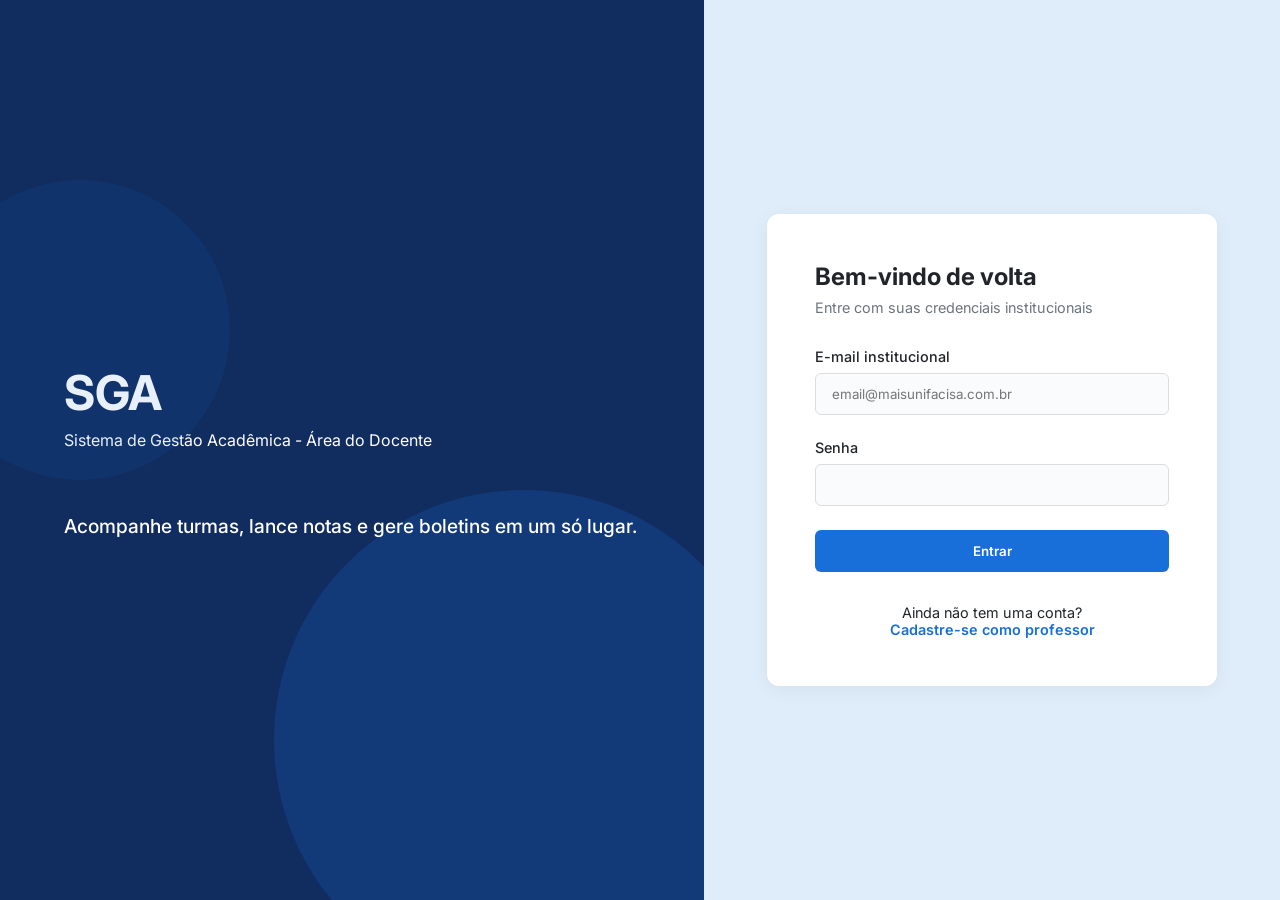
<file: index.html>
<!DOCTYPE html>
<html lang="pt-BR">
<head>
    <meta charset="UTF-8">
    <meta name="viewport" content="width=device-width, initial-scale=1.0">
    <title>SGA - Login</title>
    <link rel="stylesheet" href="style.css">
    <link rel="stylesheet" href="https://cdnjs.cloudflare.com/ajax/libs/font-awesome/6.4.0/css/all.min.css">
</head>
<body>
    <div id="app">
        <!-- Tela de Login -->
        <section id="tela-login" class="tela ativa">
            <div class="login-esquerda">
                <h1>SGA</h1>
                <p>Sistema de Gestão Acadêmica - Área do Docente</p>
                <div class="login-destaque">
                    <p>Acompanhe turmas, lance notas e gere boletins em um só lugar.</p>
                </div>
            </div>
            <div class="login-direita">
                <div class="card card-formulario">
                    <h2>Bem-vindo de volta</h2>
                    <p class="subtitulo">Entre com suas credenciais institucionais</p>
                    <form id="form-login">
                        <div class="grupo-campo">
                            <label>E-mail institucional</label>
                            <input type="email" id="login-email" required placeholder="email@maisunifacisa.com.br">
                        </div>
                        <div class="grupo-campo">
                            <label>Senha</label>
                            <input type="password" id="login-senha" required>
                        </div>
                        <button type="submit" class="btn-principal">Entrar</button>
                    </form>
                    <div class="rodape-formulario">
                        <p>Ainda não tem uma conta?</p>
                        <a href="cadastro.html" id="link-cadastro">Cadastre-se como professor</a>
                    </div>
                </div>
            </div>
        </section>
    </div>
    <script src="script.js"></script>
</body>
</html>
</file>
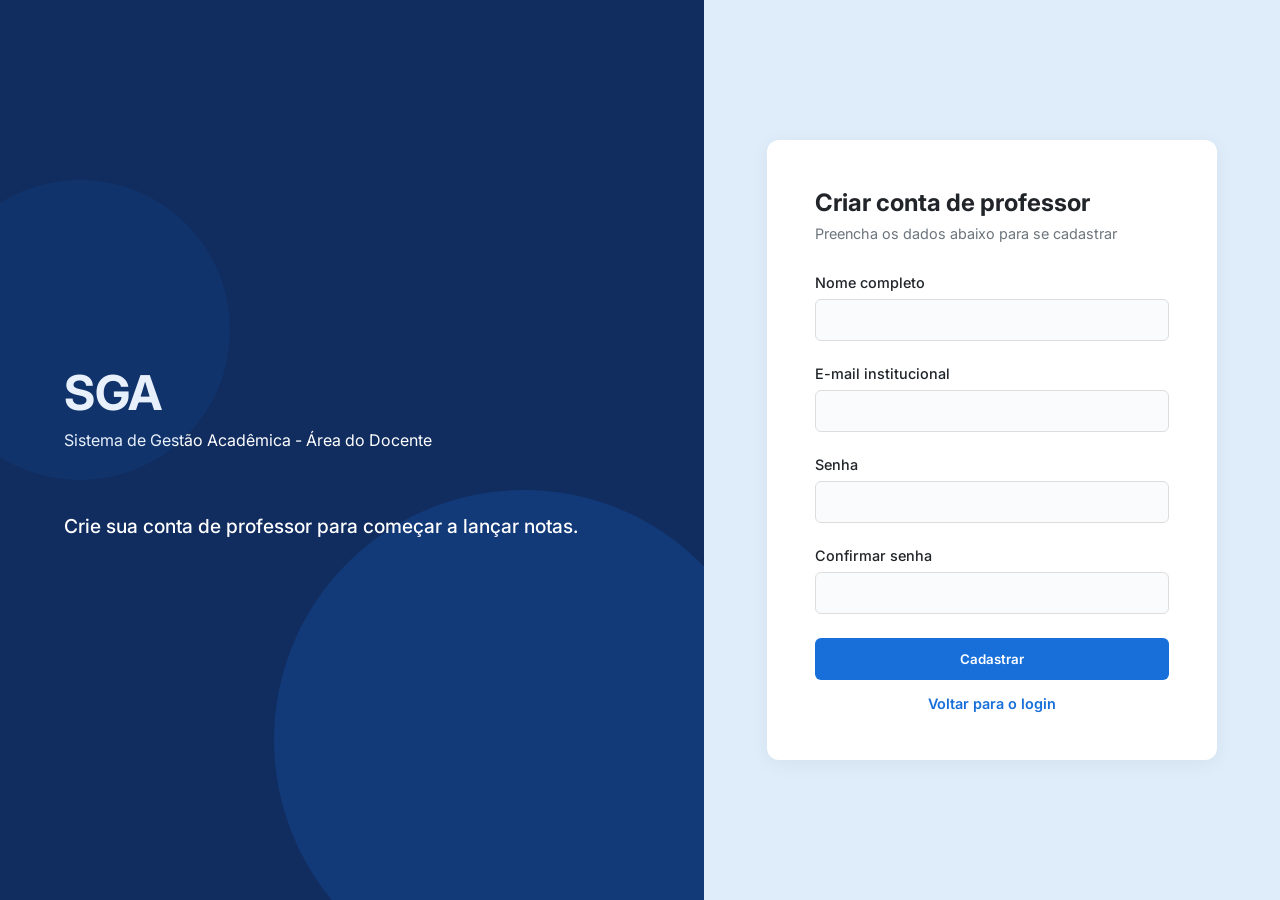
<file: cadastro.html>
<!DOCTYPE html>
<html lang="pt-BR">
<head>
    <meta charset="UTF-8">
    <meta name="viewport" content="width=device-width, initial-scale=1.0">
    <title>SGA - Cadastro</title>
    <link rel="stylesheet" href="style.css">
    <link rel="stylesheet" href="https://cdnjs.cloudflare.com/ajax/libs/font-awesome/6.4.0/css/all.min.css">
</head>
<body>
    <div id="app">
        <!-- Tela de Cadastro -->
        <section id="tela-cadastro" class="tela ativa">
            <div class="login-esquerda">
                <h1>SGA</h1>
                <p>Sistema de Gestão Acadêmica - Área do Docente</p>
                <div class="login-destaque">
                    <p>Crie sua conta de professor para começar a lançar notas.</p>
                </div>
            </div>
            <div class="login-direita">
                <div class="card card-formulario">
                    <h2>Criar conta de professor</h2>
                    <p class="subtitulo">Preencha os dados abaixo para se cadastrar</p>
                    <form id="form-cadastro">
                        <div class="grupo-campo">
                            <label>Nome completo</label>
                            <input type="text" id="cad-nome" required>
                        </div>
                        <div class="grupo-campo">
                            <label>E-mail institucional</label>
                            <input type="email" id="cad-email" required>
                        </div>
                        <div class="grupo-campo">
                            <label>Senha</label>
                            <input type="password" id="cad-senha" required>
                        </div>
                        <div class="grupo-campo">
                            <label>Confirmar senha</label>
                            <input type="password" id="cad-confirmar-senha" required>
                        </div>
                        <button type="submit" class="btn-principal">Cadastrar</button>
                        <div class="rodape-formulario" style="margin-top:15px;">
                            <a href="index.html" id="link-login">Voltar para o login</a>
                        </div>
                    </form>
                </div>
            </div>
        </section>
    </div>
    <script src="script.js"></script>
</body>
</html>
</file>
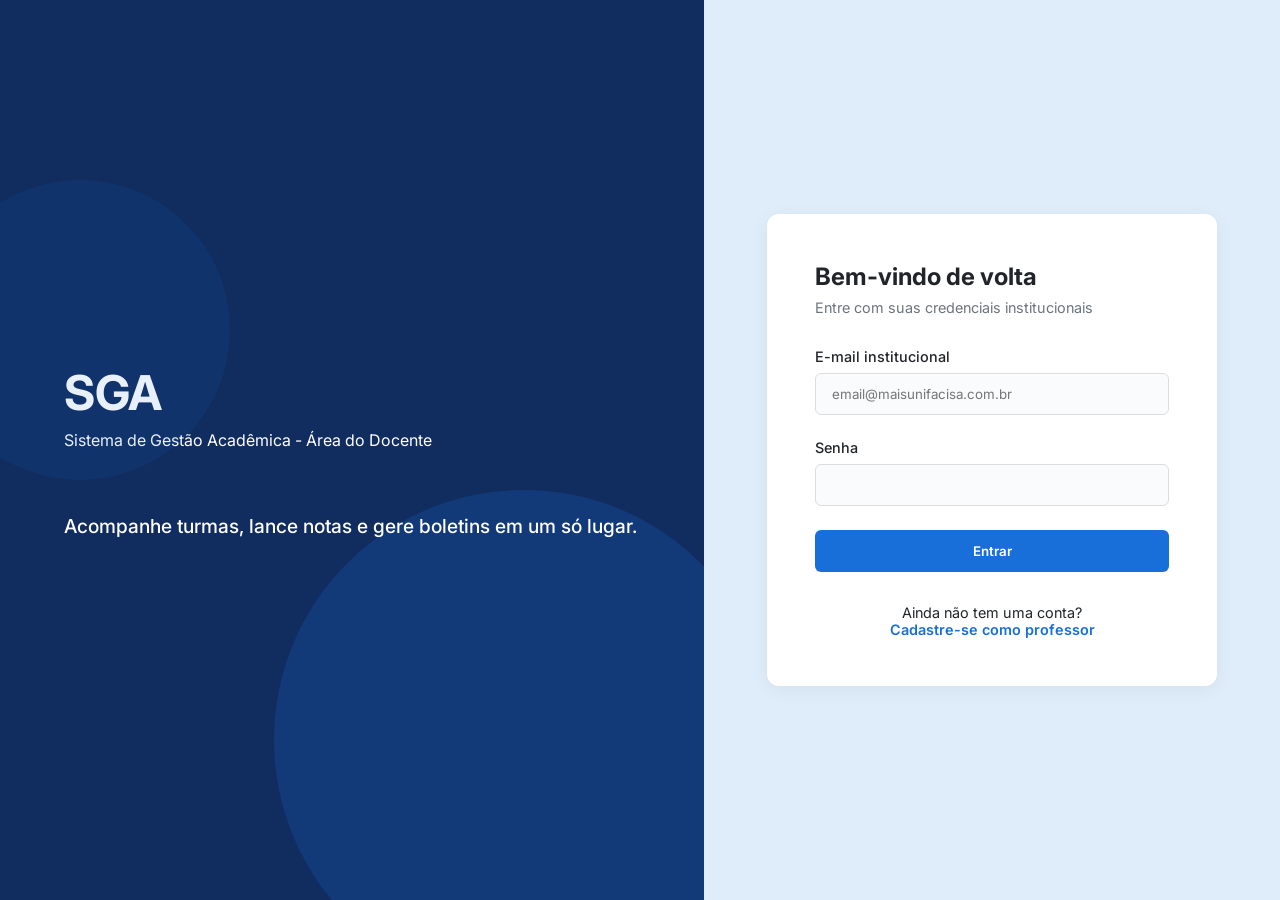
<file: home.html>
<!DOCTYPE html>
<html lang="pt-BR">
<head>
    <meta charset="UTF-8">
    <meta name="viewport" content="width=device-width, initial-scale=1.0">
    <title>SGA - Painel</title>
    <link rel="stylesheet" href="style.css">
    <link rel="stylesheet" href="https://cdnjs.cloudflare.com/ajax/libs/font-awesome/6.4.0/css/all.min.css">
</head>
<body>
    <div id="app">
        <!-- Tela Principal (Logado) -->
        <section id="tela-principal" class="tela ativa layout-principal">
            <nav id="menu-lateral">
                <div class="cabecalho-menu-lateral">
                    <h2>SGA</h2>
                    <span>Docente</span>
                </div>
                <ul class="menu-navegacao">
                    <li class="item-navegacao ativo" data-alvo="subtela-turmas">
                        <i class="fas fa-chalkboard"></i> Minhas turmas
                    </li>
                    <li class="item-navegacao" data-alvo="subtela-perfil">
                        <i class="fas fa-user"></i> Meu perfil
                    </li>
                    <li class="item-navegacao" id="btn-sair">
                        <i class="fas fa-sign-out-alt"></i> Sair
                    </li>
                </ul>
                <div class="rodape-menu-lateral">
                    <div class="avatar-usuario-pequeno" id="avatar-menu-lateral"></div>
                    <div class="info-usuario">
                        <strong id="nome-menu-lateral">Nome</strong>
                        <span>Professor(a)</span>
                    </div>
                </div>
            </nav>
            
            <main id="conteudo-principal">
                <header class="cabecalho-topo">
                    <h2 id="titulo-pagina">Minhas turmas</h2>
                    <div class="avatar-usuario-pequeno" id="avatar-cabecalho"></div>
                </header>
                
                <div class="corpo-conteudo">
                    <!-- Subtela de Turmas -->
                    <div id="subtela-turmas" class="subtela ativa">
                        <p class="desc-secao">Selecione uma turma para ver o diário de notas</p>
                        <div class="grid-turmas" id="grid-turmas">
                            <!-- Injetado via JS -->
                        </div>
                    </div>

                    <!-- Subtela de Detalhes da Turma (Tabela de Notas) -->
                    <div id="subtela-detalhe-turma" class="subtela">
                        <button class="btn-voltar" id="btn-voltar-turmas"><i class="fas fa-arrow-left"></i> Voltar para minhas turmas</button>
                        <div class="info-cabecalho-turma">
                            <h3 id="detalhe-nome-turma">Disciplina</h3>
                            <p id="detalhe-desc-turma">Info</p>
                        </div>
                        
                        <div class="container-tabela">
                            <table id="tabela-notas">
                                <thead>
                                    <tr>
                                        <th>Matrícula</th>
                                        <th>Nome do aluno</th>
                                        <th>P1</th>
                                        <th>P2</th>
                                        <th>Proj. F1</th>
                                        <th>Proj. F2</th>
                                        <th>Média</th>
                                        <th>Status</th>
                                        <th>Final</th>
                                    </tr>
                                </thead>
                                <tbody id="tbody-notas">
                                    <!-- Injetado via JS -->
                                </tbody>
                            </table>
                            <div class="paginacao" id="paginacao">
                                <!-- Injetado via JS -->
                            </div>
                        </div>

                        <!-- Área de Arquivos -->
                        <div class="secao-arquivos">
                            <h4>Arquivos da Disciplina</h4>
                            <p class="desc-secao">Anexe materiais de apoio em PDF para a turma.</p>
                            <div class="area-upload">
                                <input type="file" id="upload-arquivo" accept="application/pdf">
                                <label for="upload-arquivo" class="btn-secundario"><i class="fas fa-upload"></i> Anexar PDF</label>
                            </div>
                            <ul class="lista-arquivos" id="lista-arquivos">
                                <!-- Injetado via JS -->
                            </ul>
                        </div>
                    </div>

                    <!-- Subtela de Perfil -->
                    <div id="subtela-perfil" class="subtela">
                        <p class="desc-secao">Atualize sua foto e seus dados cadastrais</p>
                        <div class="card card-perfil">
                            <div class="cabecalho-perfil">
                                <div class="avatar-grande" id="avatar-perfil">AM</div>
                                <div class="acoes-avatar">
                                    <p><strong>Foto do perfil</strong><br>PNG ou JPG, até 2 MB.</p>
                                    <div class="botoes">
                                        <input type="file" id="upload-avatar" accept="image/png, image/jpeg" style="display:none;">
                                        <button class="btn-principal" onclick="document.getElementById('upload-avatar').click()" type="button">Alterar foto</button>
                                        <button class="btn-secundario" id="btn-remover-avatar" type="button">Remover</button>
                                    </div>
                                </div>
                            </div>
                            <form id="form-perfil">
                                <div class="grupo-campo">
                                    <label>Nome completo</label>
                                    <input type="text" id="prof-nome" required>
                                </div>
                                <div class="grupo-campo">
                                    <label>E-mail institucional</label>
                                    <input type="email" id="prof-email" required placeholder="email@maisunifacisa.com.br">
                                </div>
                                <div class="grupo-campo">
                                    <label>Nova Senha (deixe em branco para não alterar)</label>
                                    <input type="password" id="prof-senha">
                                </div>
                                <div class="grupo-campo">
                                    <label>Confirmar Nova Senha</label>
                                    <input type="password" id="prof-confirmar-senha">
                                </div>
                                <div class="grupo-campo">
                                    <label>Disciplinas ministradas</label>
                                    <div class="grupo-checkbox" id="prof-disciplinas">
                                        <label><input type="checkbox" value="Engenharia de Software"> Engenharia de Software</label>
                                        <label><input type="checkbox" value="Banco de Dados II"> Banco de Dados II</label>
                                        <label><input type="checkbox" value="Programação Web"> Programação Web</label>
                                    </div>
                                </div>
                                <button type="submit" class="btn-principal">Salvar</button>
                            </form>
                        </div>
                    </div>
                </div>
            </main>
        </section>
    </div>
    <script src="script.js"></script>
</body>
</html>
</file>
<file: style.css>
@import url('https://fonts.googleapis.com/css2?family=Inter:wght@400;500;600;700&display=swap');

:root {
    --azul-marinho: #112D60;
    --azul-principal: #186FD9;
    --azul-claro: #DFECFA;
    --verde: #279E5B;
    --vermelho: #E63946;
    --ambar: #F0A019;
    --cinza-escuro: #212529;
    --cinza-medio: #6C757D;
    --fundo: #F5F8FC;
    --branco: #FFFFFF;
}

* {
    margin: 0;
    padding: 0;
    box-sizing: border-box;
    font-family: 'Inter', sans-serif;
}

body {
    background-color: var(--fundo);
    color: var(--cinza-escuro);
    height: 100vh;
    overflow: hidden;
}

#app {
    height: 100%;
}

.tela {
    display: none;
    height: 100%;
}

.tela.ativa {
    display: flex;
}

/* LOGIN & CADASTRO */
#tela-login, #tela-cadastro {
    display: none;
}
#tela-login.ativa, #tela-cadastro.ativa {
    display: flex;
}

.login-esquerda {
    flex: 1;
    background-color: var(--azul-marinho);
    color: var(--branco);
    padding: 4rem;
    display: flex;
    flex-direction: column;
    justify-content: center;
    position: relative;
    overflow: hidden;
}

.login-esquerda h1 {
    font-size: 3rem;
    margin-bottom: 0.5rem;
}

.login-destaque {
    margin-top: 4rem;
    font-size: 1.2rem;
    font-weight: 500;
    z-index: 1;
}

.login-esquerda::before {
    content: '';
    position: absolute;
    bottom: -10%;
    right: -10%;
    width: 500px;
    height: 500px;
    background-color: rgba(24, 111, 217, 0.2);
    border-radius: 50%;
    z-index: 0;
}

.login-esquerda::after {
    content: '';
    position: absolute;
    top: 20%;
    left: -10%;
    width: 300px;
    height: 300px;
    background-color: rgba(24, 111, 217, 0.1);
    border-radius: 50%;
    z-index: 0;
}

.login-direita {
    flex: 1;
    display: flex;
    align-items: center;
    justify-content: center;
    background-color: var(--azul-claro);
}

.card {
    background: var(--branco);
    padding: 3rem;
    border-radius: 12px;
    box-shadow: 0 4px 20px rgba(0,0,0,0.05);
    width: 100%;
    max-width: 450px;
}

.card h2 {
    color: var(--cinza-escuro);
    margin-bottom: 0.5rem;
}

.card .subtitulo {
    color: var(--cinza-medio);
    margin-bottom: 2rem;
    font-size: 0.9rem;
}

.grupo-campo {
    margin-bottom: 1.5rem;
}

.grupo-campo label {
    display: block;
    font-weight: 500;
    margin-bottom: 0.5rem;
    font-size: 0.9rem;
}

.grupo-campo input {
    width: 100%;
    padding: 0.75rem 1rem;
    border: 1px solid #ddd;
    border-radius: 6px;
    background-color: #f9fbfd;
    outline: none;
    transition: border-color 0.2s;
}

.grupo-campo input:focus {
    border-color: var(--azul-principal);
}

.grupo-checkbox {
    display: flex;
    flex-direction: column;
    gap: 0.5rem;
    margin-top: 0.5rem;
}

.grupo-checkbox label {
    display: flex;
    align-items: center;
    gap: 0.5rem;
    font-weight: normal;
    font-size: 0.9rem;
    cursor: pointer;
}

.grupo-checkbox input[type="checkbox"] {
    width: auto;
    margin: 0;
}

.btn-principal {
    width: 100%;
    background-color: var(--azul-principal);
    color: var(--branco);
    border: none;
    padding: 0.8rem;
    border-radius: 6px;
    font-weight: 600;
    cursor: pointer;
    transition: background-color 0.2s;
}

.btn-principal:hover {
    background-color: #155bb5;
}

.btn-secundario {
    background-color: var(--branco);
    color: var(--cinza-escuro);
    border: 1px solid #ddd;
    padding: 0.5rem 1rem;
    border-radius: 6px;
    font-weight: 500;
    cursor: pointer;
    transition: background 0.2s;
}

.btn-secundario:hover {
    background-color: #f1f1f1;
}

.rodape-formulario {
    margin-top: 2rem;
    text-align: center;
    font-size: 0.9rem;
}

.rodape-formulario a {
    color: var(--azul-principal);
    text-decoration: none;
    font-weight: 600;
}

/* LAYOUT PRINCIPAL (HOME) */
.layout-principal {
    display: flex;
    width: 100vw;
}

#menu-lateral {
    width: 260px;
    background-color: var(--azul-marinho);
    color: var(--branco);
    display: flex;
    flex-direction: column;
}

.cabecalho-menu-lateral {
    padding: 2rem 1.5rem;
    display: flex;
    align-items: center;
    gap: 10px;
}

.cabecalho-menu-lateral h2 {
    font-size: 1.8rem;
}

.cabecalho-menu-lateral span {
    font-size: 0.8rem;
    background: rgba(255,255,255,0.2);
    padding: 2px 6px;
    border-radius: 4px;
}

.menu-navegacao {
    list-style: none;
    flex: 1;
    padding: 0 1rem;
}

.item-navegacao {
    padding: 0.8rem 1rem;
    margin-bottom: 0.5rem;
    border-radius: 6px;
    cursor: pointer;
    display: flex;
    align-items: center;
    gap: 10px;
    color: #a0aec0;
    transition: 0.2s;
}

.item-navegacao:hover, .item-navegacao.ativo {
    background-color: var(--azul-principal);
    color: var(--branco);
}

.rodape-menu-lateral {
    padding: 1.5rem;
    display: flex;
    align-items: center;
    gap: 12px;
    border-top: 1px solid rgba(255,255,255,0.1);
}

.avatar-usuario-pequeno {
    width: 36px;
    height: 36px;
    background-color: var(--azul-claro);
    color: var(--azul-marinho);
    border-radius: 50%;
    display: flex;
    align-items: center;
    justify-content: center;
    font-weight: bold;
    font-size: 0.9rem;
    background-size: cover;
    background-position: center;
}

.info-usuario {
    display: flex;
    flex-direction: column;
    font-size: 0.85rem;
}

.info-usuario strong {
    color: var(--branco);
}

.info-usuario span {
    color: #a0aec0;
}

#conteudo-principal {
    flex: 1;
    display: flex;
    flex-direction: column;
    background-color: var(--branco);
    overflow: hidden;
}

.cabecalho-topo {
    height: 70px;
    border-bottom: 1px solid #eee;
    display: flex;
    align-items: center;
    justify-content: space-between;
    padding: 0 2rem;
}

.cabecalho-topo h2 {
    font-size: 1.2rem;
    font-weight: 600;
}

.corpo-conteudo {
    flex: 1;
    padding: 2rem;
    overflow-y: auto;
    background-color: var(--fundo);
}

.subtela {
    display: none;
}
.subtela.ativa {
    display: block;
}

.desc-secao {
    color: var(--cinza-medio);
    margin-bottom: 2rem;
}

/* GRID DE TURMAS */
.grid-turmas {
    display: grid;
    grid-template-columns: repeat(auto-fill, minmax(280px, 1fr));
    gap: 1.5rem;
}

.card-turma {
    background: var(--branco);
    border-radius: 8px;
    padding: 1.5rem;
    box-shadow: 0 2px 10px rgba(0,0,0,0.03);
    border-top: 4px solid var(--azul-principal);
    cursor: pointer;
    transition: transform 0.2s;
}

.card-turma:hover {
    transform: translateY(-3px);
}

.card-turma h3 {
    color: var(--cinza-escuro);
    margin-bottom: 0.5rem;
    font-size: 1.1rem;
}

.card-turma p {
    color: var(--cinza-medio);
    font-size: 0.85rem;
    margin-bottom: 1.5rem;
}

.card-turma .rodape-card {
    display: flex;
    justify-content: space-between;
    align-items: center;
    font-size: 0.85rem;
    color: var(--azul-principal);
    font-weight: 600;
}

/* TABELA DE NOTAS */
.btn-voltar {
    background: none;
    border: none;
    color: var(--azul-principal);
    cursor: pointer;
    font-weight: 500;
    margin-bottom: 1.5rem;
    display: flex;
    align-items: center;
    gap: 5px;
}

.info-cabecalho-turma {
    margin-bottom: 2rem;
}

.info-cabecalho-turma h3 {
    font-size: 1.5rem;
    color: var(--azul-marinho);
}

.container-tabela {
    background: var(--branco);
    border-radius: 8px;
    box-shadow: 0 2px 10px rgba(0,0,0,0.03);
    padding: 1.5rem;
    overflow-x: auto;
}

table {
    width: 100%;
    border-collapse: collapse;
    min-width: 800px;
}

th, td {
    padding: 1rem;
    text-align: left;
    border-bottom: 1px solid #eee;
    font-size: 0.9rem;
}

th {
    color: var(--cinza-medio);
    font-weight: 600;
}

.input-nota {
    width: 60px;
    padding: 0.4rem;
    border: 1px solid #ddd;
    border-radius: 4px;
    text-align: center;
}
.input-nota:focus {
    border-color: var(--azul-principal);
    outline: none;
}

.badge-status {
    padding: 4px 10px;
    border-radius: 12px;
    font-size: 0.75rem;
    font-weight: 600;
    color: var(--branco);
    display: inline-block;
    text-align: center;
    min-width: 90px;
}
.status-aprovado { background-color: var(--verde); }
.status-reprovado { background-color: var(--vermelho); }
.status-final { background-color: var(--ambar); }

.paginacao {
    display: flex;
    justify-content: flex-end;
    gap: 5px;
    margin-top: 1.5rem;
}

.btn-pagina {
    padding: 5px 10px;
    border: 1px solid #ddd;
    background: var(--branco);
    border-radius: 4px;
    cursor: pointer;
}
.btn-pagina.ativo {
    background: var(--azul-principal);
    color: var(--branco);
    border-color: var(--azul-principal);
}

/* SEÇÃO DE ARQUIVOS */
.secao-arquivos {
    margin-top: 2rem;
    background: var(--branco);
    padding: 1.5rem;
    border-radius: 8px;
    box-shadow: 0 2px 10px rgba(0,0,0,0.03);
}

.secao-arquivos h4 {
    margin-bottom: 0.5rem;
    color: var(--azul-marinho);
}

.area-upload {
    margin-bottom: 1rem;
    display: inline-block;
}
.area-upload input {
    display: none;
}

.lista-arquivos {
    list-style: none;
}
.lista-arquivos li {
    display: flex;
    justify-content: space-between;
    align-items: center;
    padding: 0.8rem;
    border-bottom: 1px solid #eee;
    font-size: 0.9rem;
}
.lista-arquivos li a {
    color: var(--azul-principal);
    text-decoration: none;
    font-weight: 500;
}

/* PERFIL */
.card-perfil {
    max-width: 600px;
}

.cabecalho-perfil {
    display: flex;
    align-items: center;
    gap: 2rem;
    margin-bottom: 2rem;
}

.avatar-grande {
    width: 100px;
    height: 100px;
    background-color: var(--azul-claro);
    color: var(--azul-marinho);
    border-radius: 50%;
    display: flex;
    align-items: center;
    justify-content: center;
    font-size: 2rem;
    font-weight: bold;
    background-size: cover;
    background-position: center;
}

.acoes-avatar p {
    font-size: 0.85rem;
    color: var(--cinza-medio);
    margin-bottom: 1rem;
}

.acoes-avatar .botoes {
    display: flex;
    gap: 10px;
}
</file>
